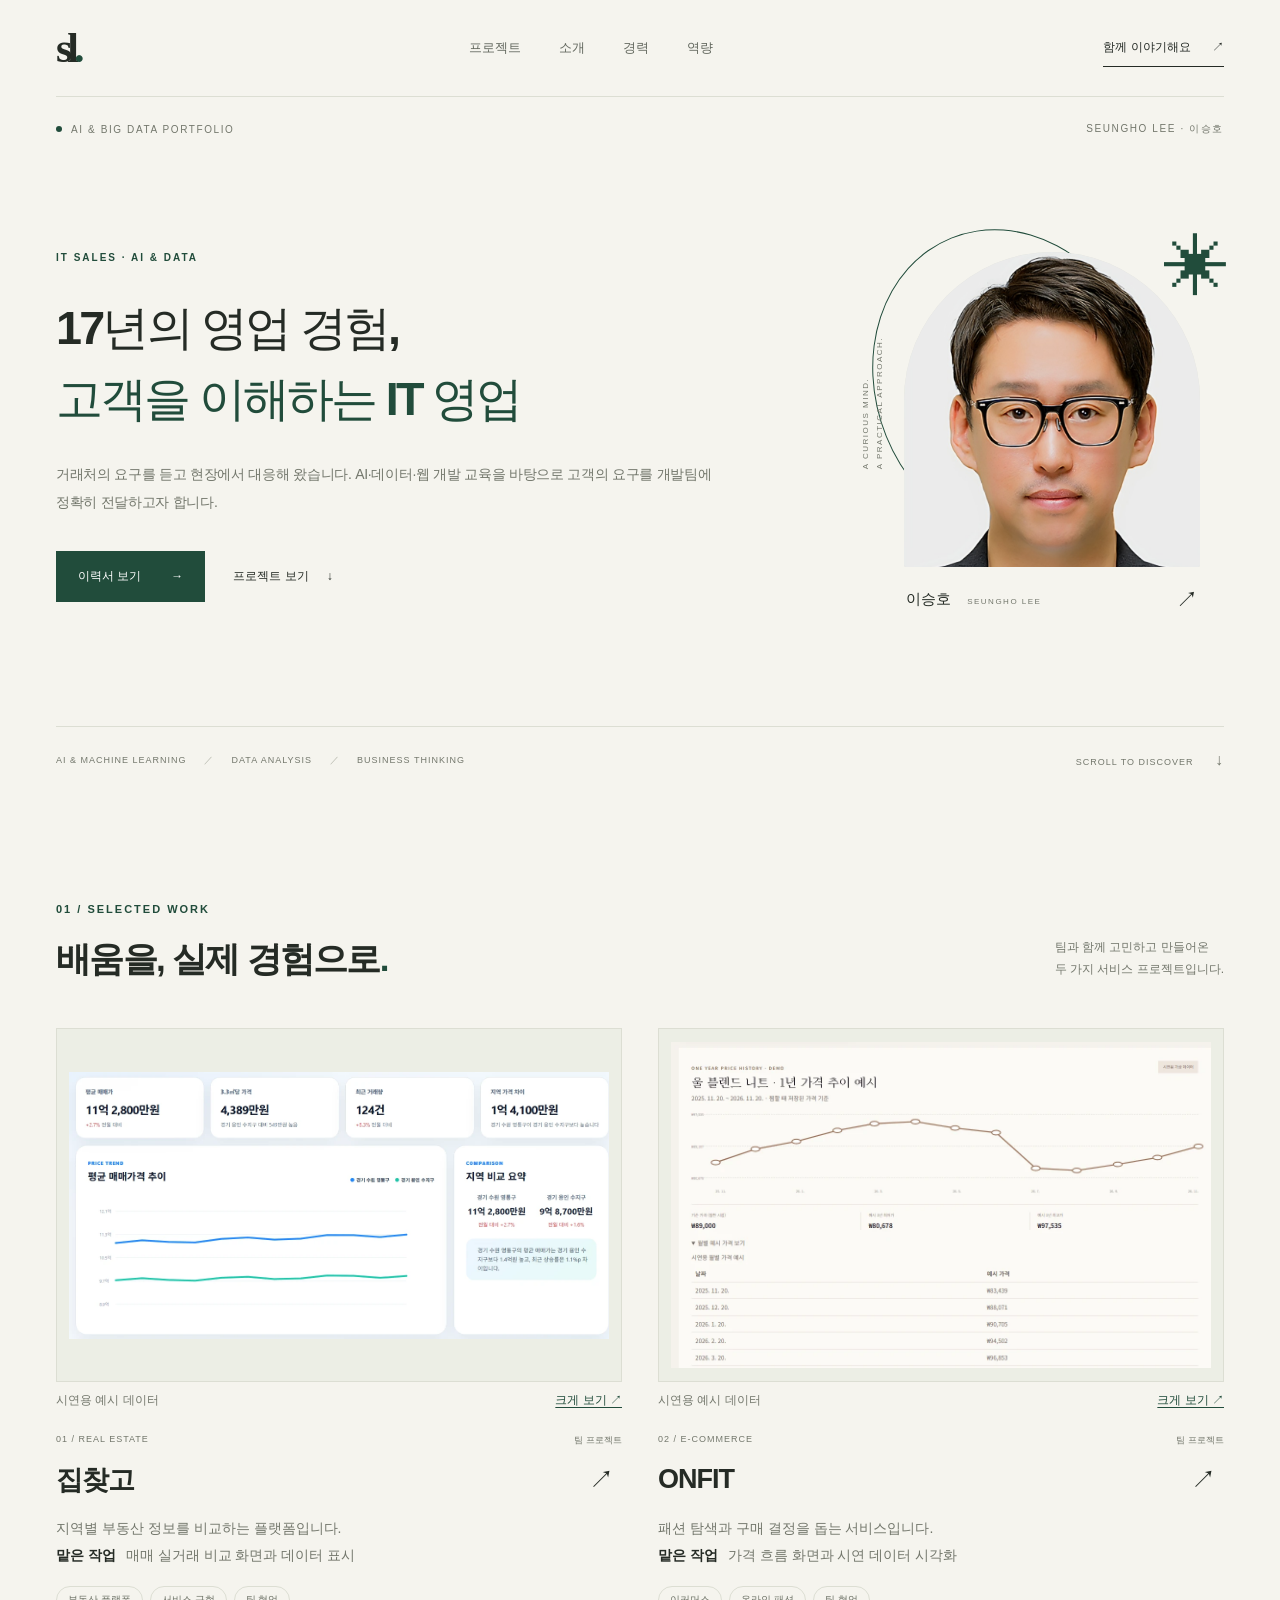
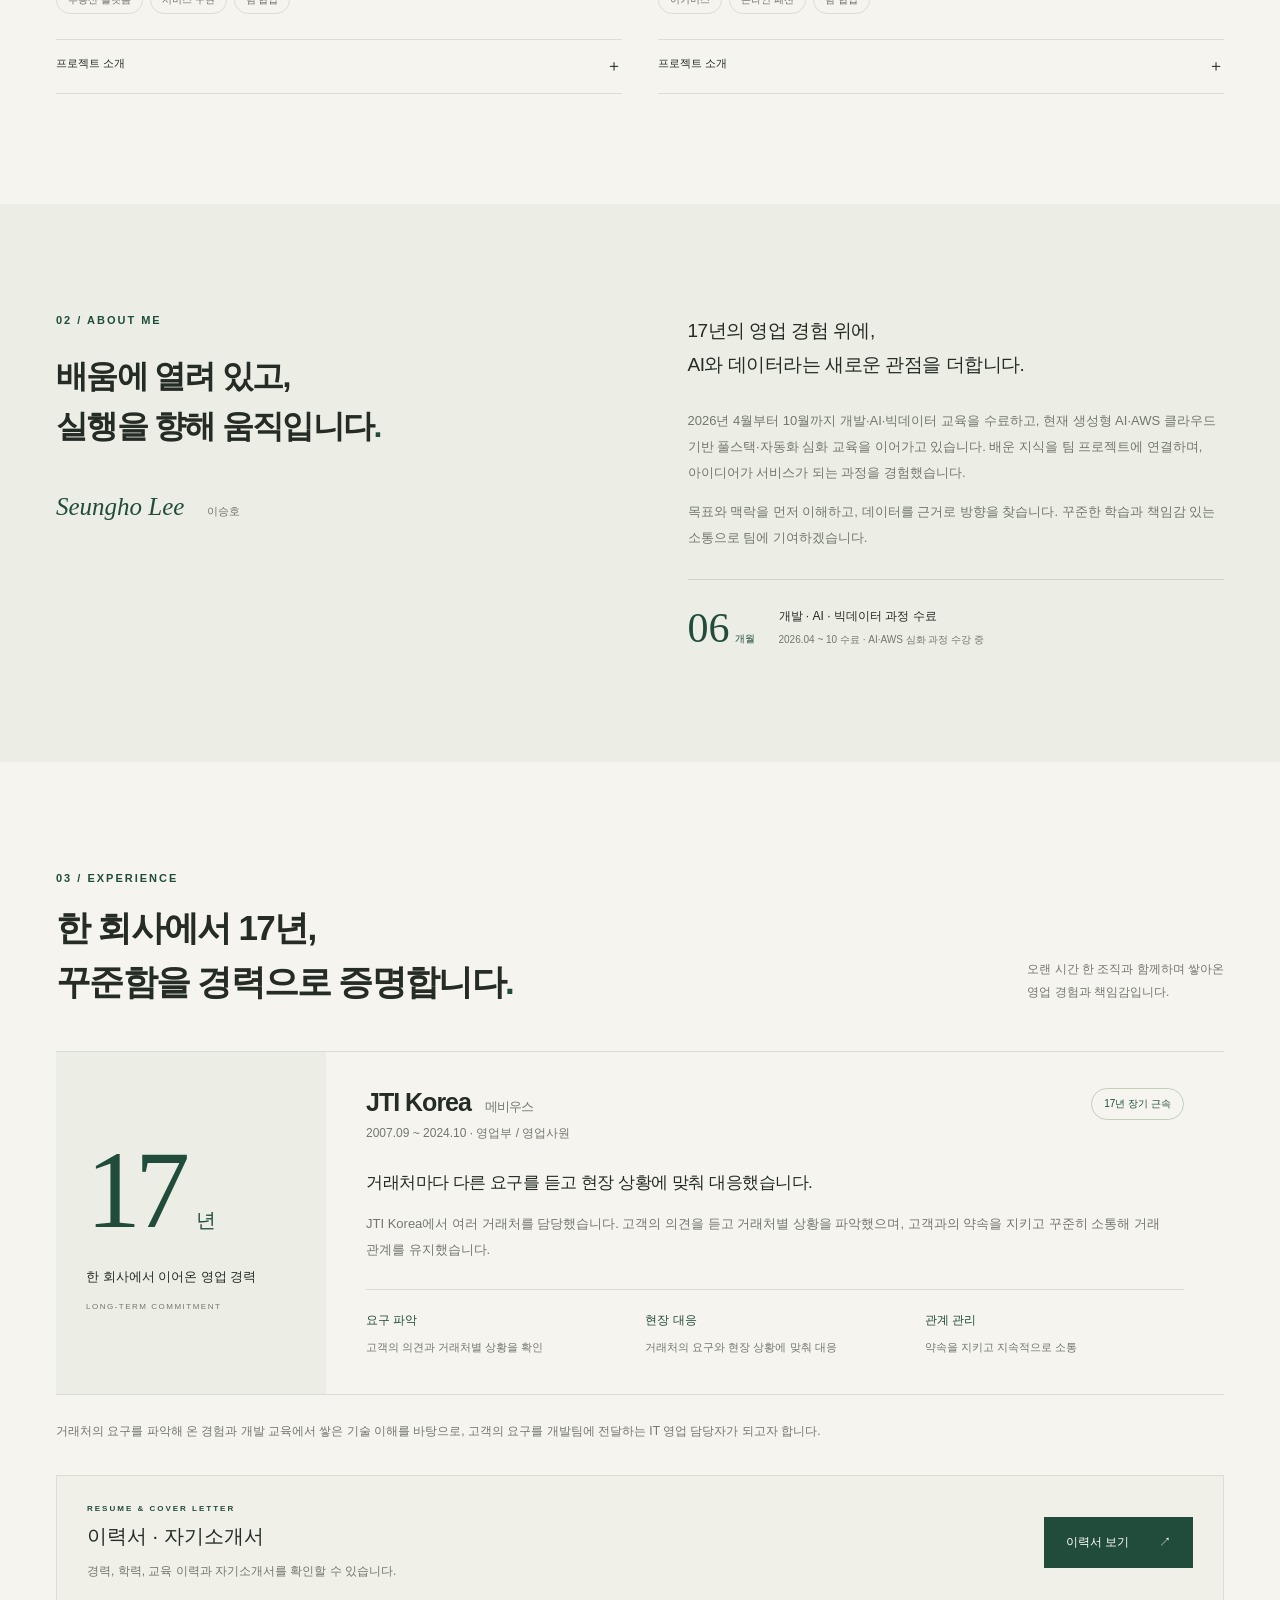
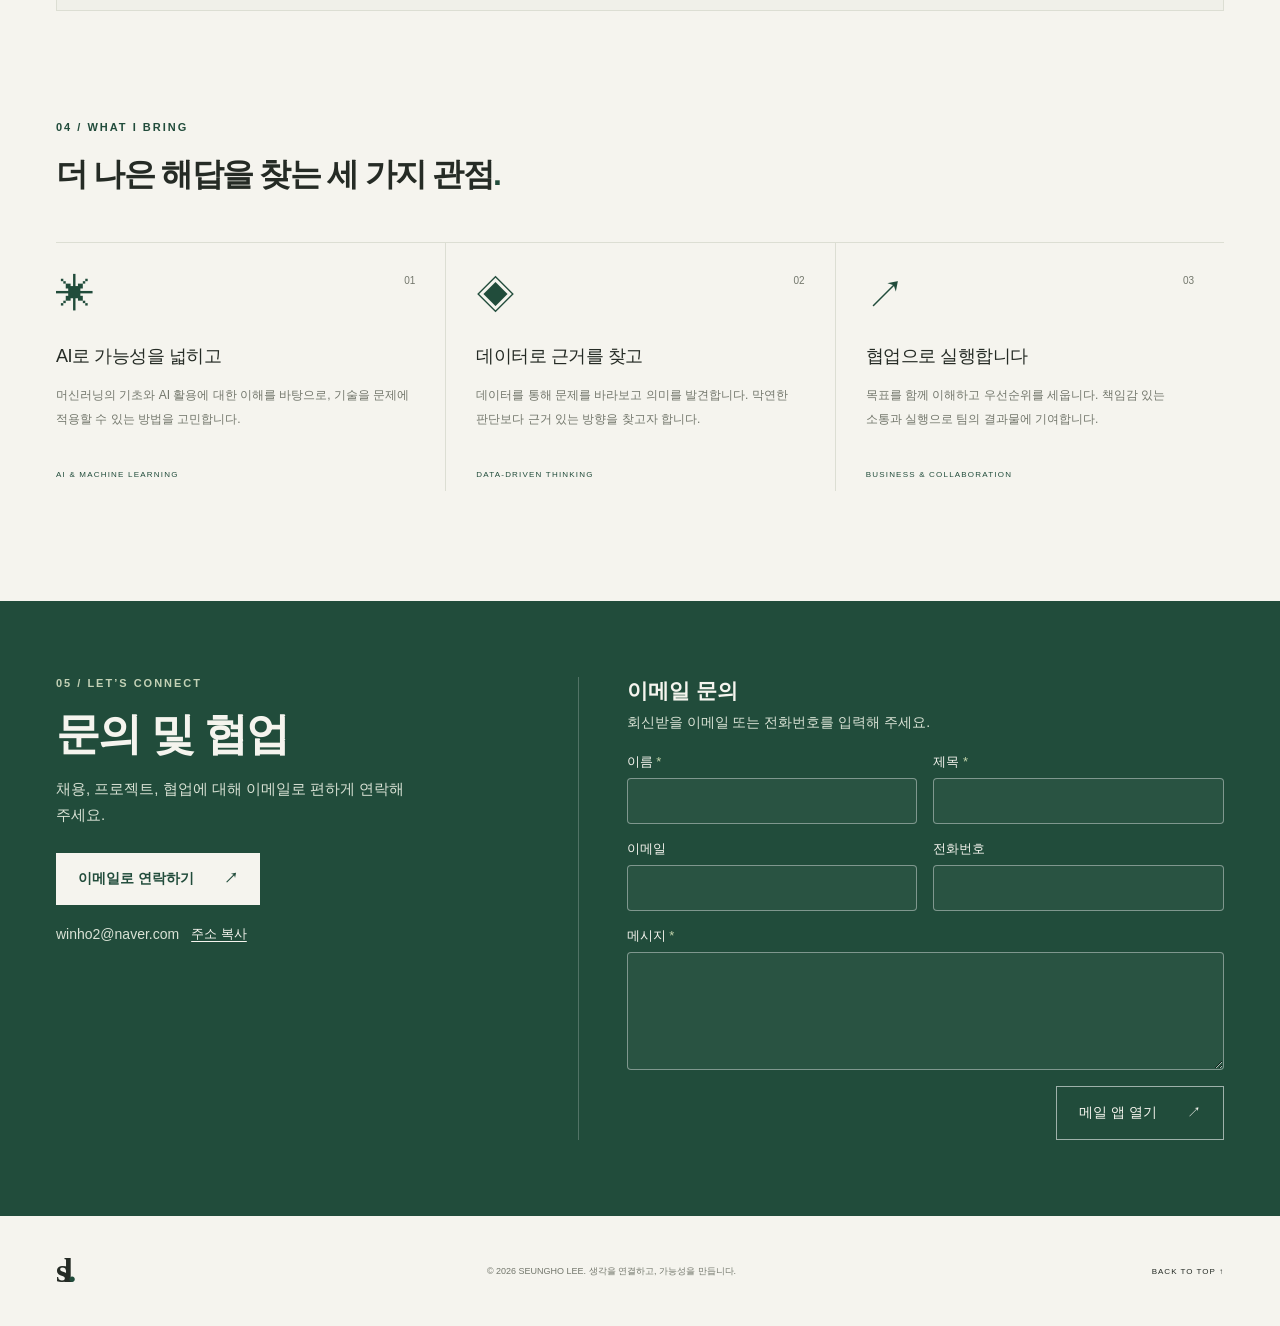
<file: index.html>
<!DOCTYPE html>
<html lang="ko"><head><meta charset="UTF-8"><meta name="viewport" content="width=device-width, initial-scale=1.0"><meta name="theme-color" content="#f5f4ee"><meta name="description" content="데이터에서 의미를 발견하고, 아이디어를 서비스로 연결하는 이승호의 AI·빅데이터 포트폴리오."><meta property="og:title" content="이승호 — 생각을 연결하고, 가능성을 만듭니다."><meta property="og:description" content="이승호의 프로젝트와 일하는 방식을 만나보세요."><meta property="og:type" content="website"><title>이승호 — AI &amp; Big Data Portfolio</title><link rel="icon" href="images/favicon.svg" type="image/svg+xml"><link rel="stylesheet" href="style.css"><script src="script.js" defer></script></head>
<body><a class="skip-link" href="#main">본문으로 건너뛰기</a><div class="scroll-progress" id="scrollProgress" aria-hidden="true"></div>
<header class="topbar"><a class="brand" href="#profile" aria-label="이승호 포트폴리오 홈">sl<span>.</span></a><nav aria-label="주요 메뉴"><a href="#projects">프로젝트</a><a href="#about">소개</a><a href="#career">경력</a><a href="#expertise">역량</a></nav><a class="header-contact" href="#contact">함께 이야기해요 <span aria-hidden="true">↗</span></a></header>
<main id="main"><section class="hero page" id="profile" aria-labelledby="heroTitle"><div class="hero-topline"><span><i class="status-dot"></i> AI &amp; BIG DATA PORTFOLIO</span><span>SEUNGHO LEE · 이승호</span></div><div class="hero-layout"><div class="hero-content"><p class="eyebrow">IT SALES · AI &amp; DATA</p><h1 id="heroTitle">17년의 영업 경험,<br><span class="serif">고객을 이해하는 IT 영업</span></h1><p class="hero-copy">거래처의 요구를 듣고 현장에서 대응해 왔습니다. AI·데이터·웹 개발 교육을 바탕으로 고객의 요구를 개발팀에 정확히 전달하고자 합니다.</p><div class="hero-actions"><a class="button primary" href="resume.html">이력서 보기 <span aria-hidden="true">→</span></a><a class="text-link" href="#projects">프로젝트 보기 <span aria-hidden="true">↓</span></a></div></div><div class="portrait-composition"><span class="portrait-orbit" aria-hidden="true"></span><div class="portrait-frame"><img src="images/seungho-lee.jpg" alt="이승호 프로필 사진" width="600" height="750" fetchpriority="high"></div><span class="portrait-label">A CURIOUS MIND.<br>A PRACTICAL APPROACH.</span><span class="portrait-star" aria-hidden="true">✳</span><div class="portrait-caption"><span>이승호 <small>SEUNGHO LEE</small></span><span aria-hidden="true">↗</span></div></div></div><div class="hero-bottom"><p>AI &amp; MACHINE LEARNING <span>／</span> DATA ANALYSIS <span>／</span> BUSINESS THINKING</p><a href="#projects" aria-label="프로젝트로 스크롤">SCROLL TO DISCOVER <span aria-hidden="true">↓</span></a></div></section>
<section class="projects page section-space" id="projects" aria-labelledby="projectsTitle"><div class="section-heading"><div><p class="eyebrow">01 / SELECTED WORK</p><h2 id="projectsTitle">배움을, 실제 경험으로<span class="accent">.</span></h2></div><p>팀과 함께 고민하고 만들어온<br>두 가지 서비스 프로젝트입니다.</p></div><div class="project-grid">
<article class="project-card"><figure class="project-preview"><div class="project-image"><img src="images/zipchatgo-sales.webp" alt="집찾고 매매 실거래 비교 화면. 두 지역의 평균 매매가와 거래량, 가격 추이 그래프가 표시됩니다." width="1255" height="620" loading="lazy" decoding="async"></div><figcaption>시연용 예시 데이터 <a href="images/zipchatgo-sales.webp" target="_blank" rel="noopener noreferrer" aria-label="집찾고 매매 실거래 비교 화면 크게 보기">크게 보기 <span aria-hidden="true">↗</span></a></figcaption></figure><div class="project-meta"><span>01 / REAL ESTATE</span><span>팀 프로젝트</span></div><div class="project-title"><h3>집찾고</h3><a href="https://zipchatgo-so.onrender.com/" target="_blank" rel="noopener noreferrer" aria-label="집찾고 새 탭에서 보기">↗</a></div><p class="project-description">지역별 부동산 정보를 비교하는 플랫폼입니다.<br><strong>맡은 작업</strong> 매매 실거래 비교 화면과 데이터 표시</p><div class="tags"><span>부동산 플랫폼</span><span>서비스 구현</span><span>팀 협업</span></div><details class="project-details"><summary>프로젝트 소개 <span aria-hidden="true">＋</span></summary><div><p>관심 지역의 아파트 매매 동향을 한 화면에서 비교할 수 있도록, 기준 지역과 비교 지역을 선택하는 화면과 실거래 데이터를 표시하는 기능을 작업했습니다. 평균 매매가, 3.3㎡당 가격, 거래량과 최근 실거래를 함께 확인할 수 있습니다.</p><a class="text-link" href="https://zipchatgo-so.onrender.com/" target="_blank" rel="noopener noreferrer">실제 서비스 방문 <span aria-hidden="true">↗</span></a></div></details></article>
<article class="project-card"><figure class="project-preview"><div class="project-image"><img src="images/onfit-price.webp" alt="ONFIT 가격 흐름 화면. 1년 가격 추이 그래프와 월별 예시 가격 표가 표시됩니다." width="1124" height="680" loading="lazy" decoding="async"></div><figcaption>시연용 예시 데이터 <a href="images/onfit-price.webp" target="_blank" rel="noopener noreferrer" aria-label="ONFIT 가격 흐름 화면 크게 보기">크게 보기 <span aria-hidden="true">↗</span></a></figcaption></figure><div class="project-meta"><span>02 / E-COMMERCE</span><span>팀 프로젝트</span></div><div class="project-title"><h3>ONFIT</h3><a href="https://semiproject.onrender.com/" target="_blank" rel="noopener noreferrer" aria-label="ONFIT 새 탭에서 보기">↗</a></div><p class="project-description">패션 탐색과 구매 결정을 돕는 서비스입니다.<br><strong>맡은 작업</strong> 가격 흐름 화면과 시연 데이터 시각화</p><div class="tags"><span>이커머스</span><span>온라인 패션</span><span>팀 협업</span></div><details class="project-details"><summary>프로젝트 소개 <span aria-hidden="true">＋</span></summary><div><p>시연 환경에서 가격 이력 조회 방식을 이해할 수 있도록, 찜 상품을 기준으로 예시 가격 그래프와 월별 기록 화면을 구현했습니다.</p><a class="text-link" href="https://semiproject.onrender.com/#/price" target="_blank" rel="noopener noreferrer">가격 흐름 화면 보기 <span aria-hidden="true">↗</span></a></div></details></article>
</div></section>
<section class="about-section" id="about" aria-labelledby="aboutTitle"><div class="page about-layout section-space"><div><p class="eyebrow">02 / ABOUT ME</p><h2 id="aboutTitle">배움에 열려 있고,<br>실행을 향해 움직입니다<span class="accent">.</span></h2><div class="about-signature">Seungho Lee <span>이승호</span></div></div><div class="about-copy"><p class="lead">17년의 영업 경험 위에,<br>AI와 데이터라는 새로운 관점을 더합니다.</p><p>2026년 4월부터 10월까지 개발·AI·빅데이터 교육을 수료하고, 현재 생성형 AI·AWS 클라우드 기반 풀스택·자동화 심화 교육을 이어가고 있습니다. 배운 지식을 팀 프로젝트에 연결하며, 아이디어가 서비스가 되는 과정을 경험했습니다.</p><p>목표와 맥락을 먼저 이해하고, 데이터를 근거로 방향을 찾습니다. 꾸준한 학습과 책임감 있는 소통으로 팀에 기여하겠습니다.</p><div class="education"><span class="education-number">06<span>개월</span></span><div><strong>개발 · AI · 빅데이터 과정 수료</strong><span>2026.04 ~ 10 수료 · AI·AWS 심화 과정 수강 중</span></div></div></div></div></section>

<section class="career-section page section-space" id="career" aria-labelledby="careerTitle">
  <div class="section-heading"><div><p class="eyebrow">03 / EXPERIENCE</p><h2 id="careerTitle">한 회사에서 17년,<br>꾸준함을 경력으로 증명합니다<span class="accent">.</span></h2></div><p>오랜 시간 한 조직과 함께하며 쌓아온<br>영업 경험과 책임감입니다.</p></div>
  <article class="career-record">
    <div class="career-tenure"><span class="career-number">17<span>년</span></span><strong>한 회사에서 이어온 영업 경력</strong><span class="career-tenure-caption">LONG-TERM COMMITMENT</span></div>
    <div class="career-content"><div class="career-company"><div><h3>JTI Korea <small class="secondary-company">메비우스</small></h3><p>2007.09 ~ 2024.10 · 영업부 / 영업사원</p></div><span class="career-badge">17년 장기 근속</span></div>
      <p class="career-lead">거래처마다 다른 요구를 듣고 현장 상황에 맞춰 대응했습니다.</p>
      <p class="career-description">JTI Korea에서 여러 거래처를 담당했습니다. 고객의 의견을 듣고 거래처별 상황을 파악했으며, 고객과의 약속을 지키고 꾸준히 소통해 거래 관계를 유지했습니다.</p>
      <div class="career-values"><div><h4>요구 파악</h4><p>고객의 의견과 거래처별 상황을 확인</p></div><div><h4>현장 대응</h4><p>거래처의 요구와 현장 상황에 맞춰 대응</p></div><div><h4>관계 관리</h4><p>약속을 지키고 지속적으로 소통</p></div></div>
    </div>
  </article>
  <p class="career-bridge">거래처의 요구를 파악해 온 경험과 개발 교육에서 쌓은 기술 이해를 바탕으로, 고객의 요구를 개발팀에 전달하는 IT 영업 담당자가 되고자 합니다.</p><div class="resume-access"><div><p class="eyebrow">RESUME &amp; COVER LETTER</p><h3>이력서 · 자기소개서</h3><p>경력, 학력, 교육 이력과 자기소개서를 확인할 수 있습니다.</p></div><a class="button primary" href="resume.html" target="_blank" rel="noopener noreferrer">이력서 보기 <span aria-hidden="true">↗</span></a></div>
</section>
<section class="page section-space expertise-section" id="expertise" aria-labelledby="expertiseTitle"><div class="section-heading"><div><p class="eyebrow">04 / WHAT I BRING</p><h2 id="expertiseTitle">더 나은 해답을 찾는 세 가지 관점<span class="accent">.</span></h2></div></div><div class="expertise-grid"><article><span class="expertise-symbol" aria-hidden="true">✳</span><span class="expertise-index">01</span><h3>AI로 가능성을 넓히고</h3><p>머신러닝의 기초와 AI 활용에 대한 이해를 바탕으로, 기술을 문제에 적용할 수 있는 방법을 고민합니다.</p><span class="expertise-caption">AI &amp; MACHINE LEARNING</span></article><article><span class="expertise-symbol" aria-hidden="true">◈</span><span class="expertise-index">02</span><h3>데이터로 근거를 찾고</h3><p>데이터를 통해 문제를 바라보고 의미를 발견합니다. 막연한 판단보다 근거 있는 방향을 찾고자 합니다.</p><span class="expertise-caption">DATA-DRIVEN THINKING</span></article><article><span class="expertise-symbol" aria-hidden="true">↗</span><span class="expertise-index">03</span><h3>협업으로 실행합니다</h3><p>목표를 함께 이해하고 우선순위를 세웁니다. 책임감 있는 소통과 실행으로 팀의 결과물에 기여합니다.</p><span class="expertise-caption">BUSINESS &amp; COLLABORATION</span></article></div></section>
<section class="contact-section" id="contact" aria-labelledby="contactTitle">
  <div class="page contact-inner">
    <div class="contact-info">
      <p class="eyebrow">05 / LET’S CONNECT</p>
      <h2 id="contactTitle">문의 및 협업</h2>
      <p class="contact-intro">채용, 프로젝트, 협업에 대해 이메일로 편하게 연락해 주세요.</p>
      <a class="button email-link" href="mailto:winho2@naver.com">이메일로 연락하기 <span aria-hidden="true">↗</span></a>
      <div class="contact-address-row">
        <p class="contact-address">winho2@naver.com</p>
        <button class="copy-email" id="copyEmail" type="button">주소 복사</button>
      </div>
      <p class="copy-notice" id="copyNotice" role="status"></p>
    </div>

    <form class="memo-form" id="memoForm" aria-labelledby="memoTitle" hidden>
      <div class="memo-form-heading">
        <h3 id="memoTitle">이메일 문의</h3>
        <p id="memoHelp">회신받을 이메일 또는 전화번호를 입력해 주세요.</p>
      </div>
      <div class="memo-fields">
        <label for="memoName">이름 <span aria-hidden="true">*</span><input id="memoName" autocomplete="name" maxlength="40" required></label>
        <label for="memoSubject">제목 <span aria-hidden="true">*</span><input id="memoSubject" maxlength="100" required></label>
        <label for="memoEmail">이메일<input id="memoEmail" type="email" autocomplete="email" maxlength="254" aria-describedby="memoHelp"></label>
        <label for="memoPhone">전화번호<input id="memoPhone" type="tel" inputmode="tel" autocomplete="tel" maxlength="30" aria-describedby="memoHelp"></label>
        <label class="memo-message" for="memoMessage">메시지 <span aria-hidden="true">*</span><textarea id="memoMessage" maxlength="2000" rows="4" required></textarea></label>
      </div>
      <div class="memo-form-footer">
        <p class="memo-notice" id="memoNotice" role="status"></p>
        <button class="button" type="submit">메일 앱 열기 <span aria-hidden="true">↗</span></button>
      </div>
    </form>
  </div>
</section></main>
<footer class="page"><a class="brand" href="#profile" aria-label="맨 위로">sl<span>.</span></a><p>© <span id="year">2026</span> SEUNGHO LEE. 생각을 연결하고, 가능성을 만듭니다.</p><a href="#profile">BACK TO TOP ↑</a></footer><button class="back-to-top" id="backToTop" type="button" aria-label="맨 위로 이동">↑</button></body></html>
</file>
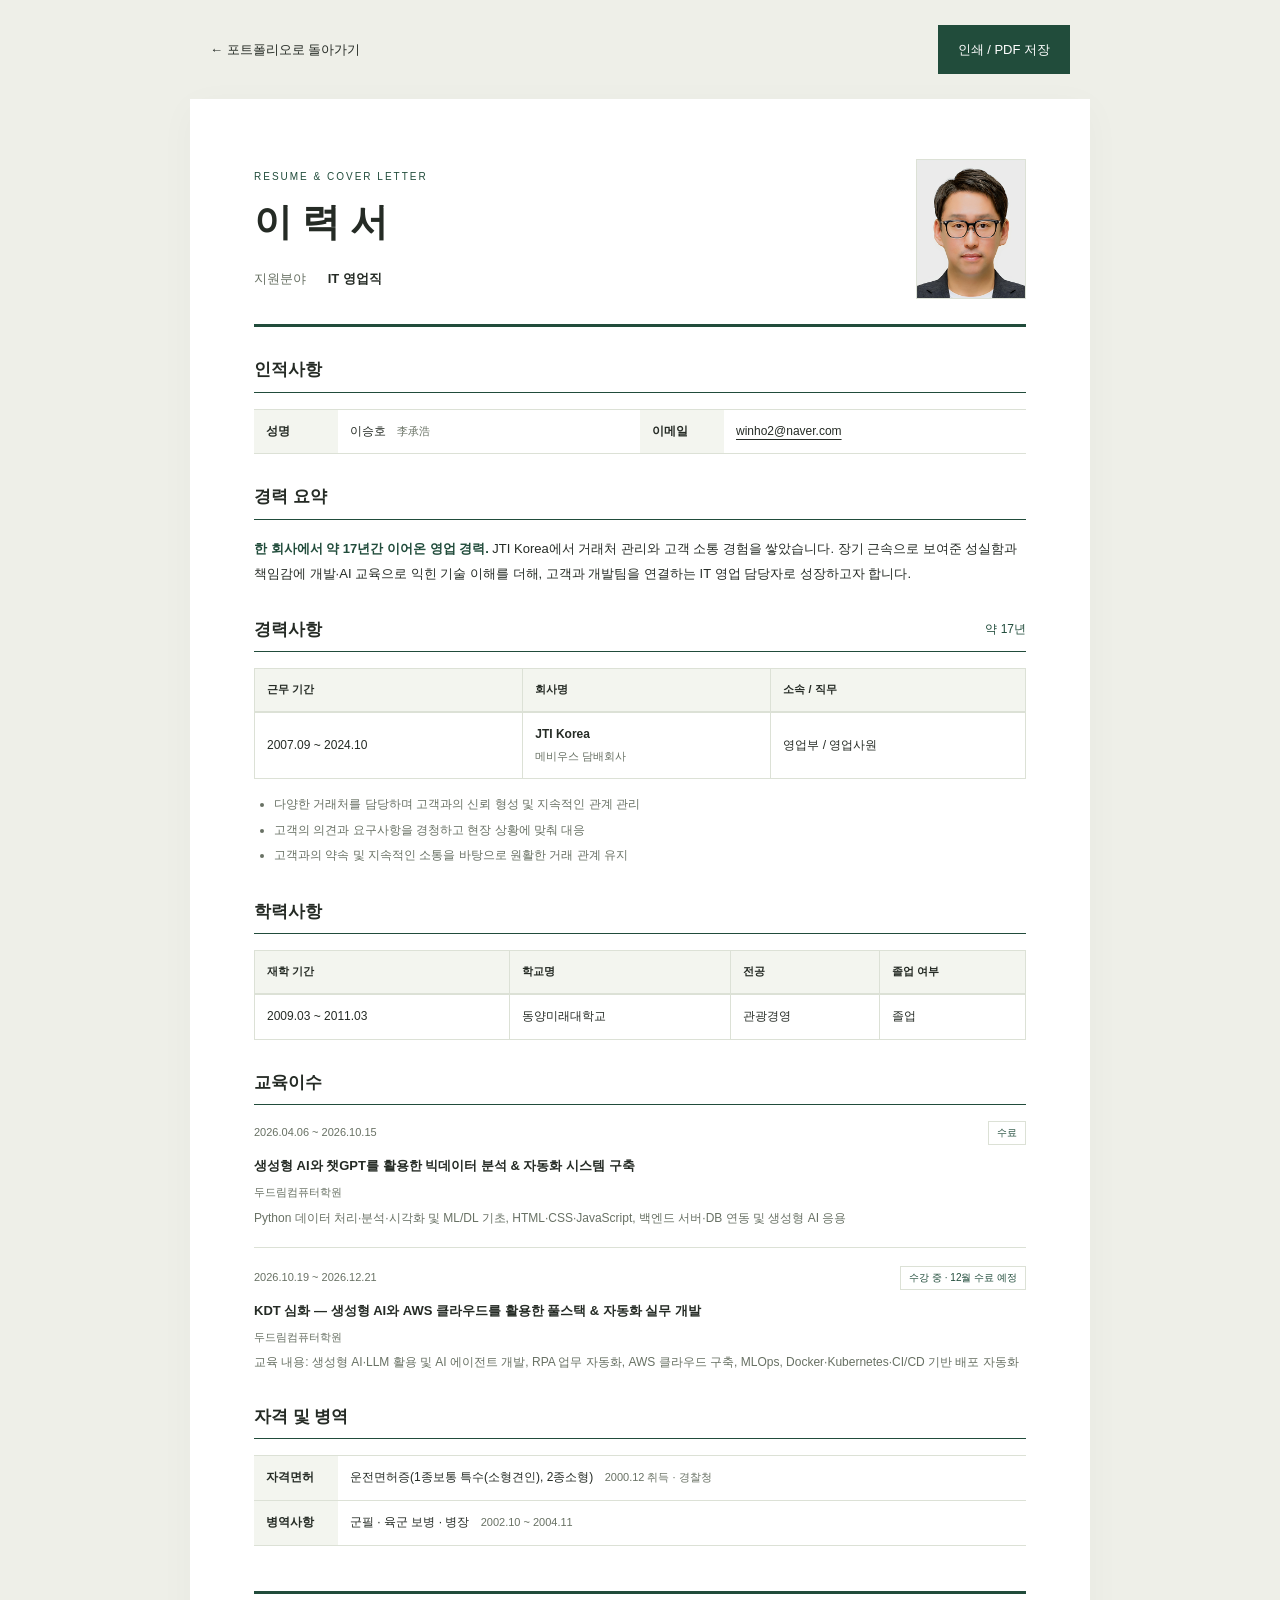
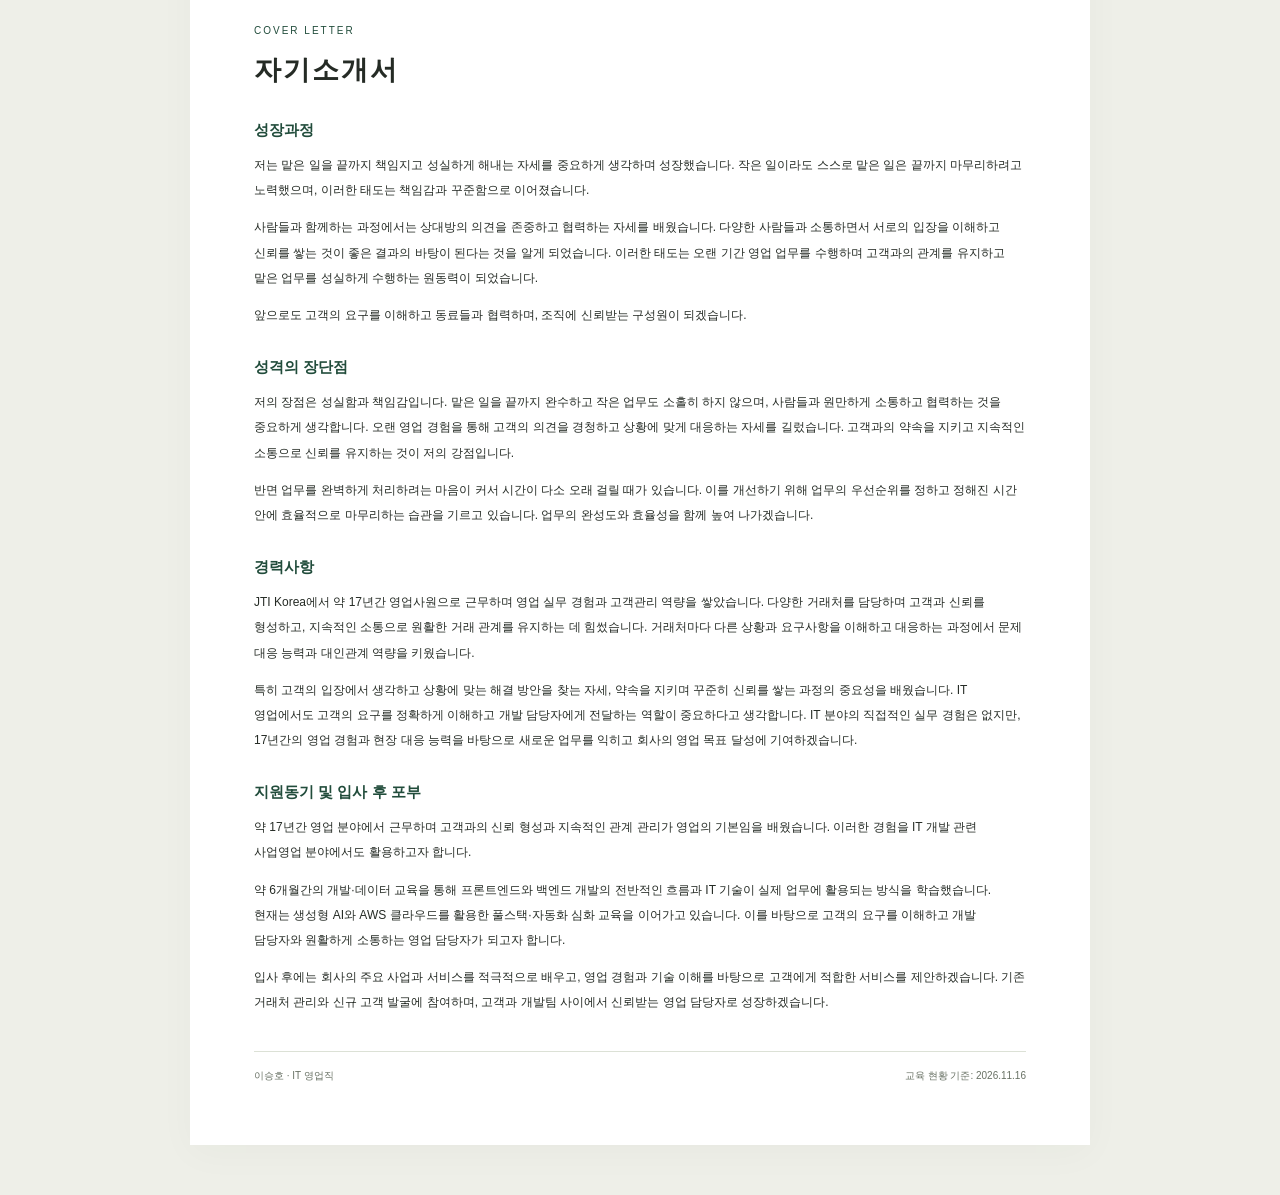
<file: resume.html>
<!DOCTYPE html>
<html lang="ko">
<head>
<meta charset="UTF-8">
<meta name="viewport" content="width=device-width, initial-scale=1.0">
<meta name="robots" content="noindex, nofollow">
<meta name="description" content="이승호의 이력서 및 자기소개서 — IT 영업직 지원">
<title>이승호 | 이력서 및 자기소개서</title>
<link rel="icon" href="images/favicon.svg" type="image/svg+xml">
<link rel="stylesheet" href="resume.css">
<script src="resume.js" defer></script>
</head>
<body>
<div class="resume-toolbar"><a href="index.html#career">← 포트폴리오로 돌아가기</a><button type="button" id="printResume">인쇄 / PDF 저장</button></div>
<main class="resume-paper">
<header class="resume-header"><div><p class="overline">RESUME &amp; COVER LETTER</p><h1>이력서</h1><p class="application-role">지원분야 <strong>IT 영업직</strong></p></div><img src="images/seungho-lee.jpg" alt="이승호 증명사진" width="110" height="140"></header>
<section aria-labelledby="personalTitle"><h2 id="personalTitle">인적사항</h2><dl class="personal-grid"><div><dt>성명</dt><dd>이승호 <span class="secondary">李承浩</span></dd></div><div><dt>이메일</dt><dd><a href="mailto:winho2@naver.com">winho2@naver.com</a></dd></div></dl></section>
<section aria-labelledby="summaryTitle"><h2 id="summaryTitle">경력 요약</h2><p class="summary"><strong>한 회사에서 약 17년간 이어온 영업 경력.</strong> JTI Korea에서 거래처 관리와 고객 소통 경험을 쌓았습니다. 장기 근속으로 보여준 성실함과 책임감에 개발·AI 교육으로 익힌 기술 이해를 더해, 고객과 개발팀을 연결하는 IT 영업 담당자로 성장하고자 합니다.</p></section>
<section aria-labelledby="careerTitle"><h2 id="careerTitle">경력사항 <span>약 17년</span></h2><div class="table-scroll"><table><caption class="sr-only">근무 기간, 회사명, 소속 및 담당 업무</caption><thead><tr><th scope="col">근무 기간</th><th scope="col">회사명</th><th scope="col">소속 / 직무</th></tr></thead><tbody><tr><td>2007.09 ~ 2024.10</td><td><strong>JTI Korea</strong><br><span class="secondary">메비우스 담배회사</span></td><td>영업부 / 영업사원</td></tr></tbody></table></div><ul class="detail-list"><li>다양한 거래처를 담당하며 고객과의 신뢰 형성 및 지속적인 관계 관리</li><li>고객의 의견과 요구사항을 경청하고 현장 상황에 맞춰 대응</li><li>고객과의 약속 및 지속적인 소통을 바탕으로 원활한 거래 관계 유지</li></ul></section>
<section aria-labelledby="educationTitle"><h2 id="educationTitle">학력사항</h2><div class="table-scroll"><table><caption class="sr-only">입학 및 졸업 기간, 학교, 전공, 졸업 여부</caption><thead><tr><th scope="col">재학 기간</th><th scope="col">학교명</th><th scope="col">전공</th><th scope="col">졸업 여부</th></tr></thead><tbody><tr><td>2009.03 ~ 2011.03</td><td>동양미래대학교</td><td>관광경영</td><td>졸업</td></tr></tbody></table></div></section>
<section aria-labelledby="trainingTitle"><h2 id="trainingTitle">교육이수</h2><article class="training-item"><div class="item-meta"><span>2026.04.06 ~ 2026.10.15</span><span class="badge">수료</span></div><h3>생성형 AI와 챗GPT를 활용한 빅데이터 분석 &amp; 자동화 시스템 구축</h3><p class="institution">두드림컴퓨터학원</p><p>Python 데이터 처리·분석·시각화 및 ML/DL 기초, HTML·CSS·JavaScript, 백엔드 서버·DB 연동 및 생성형 AI 응용</p></article><article class="training-item"><div class="item-meta"><span>2026.10.19 ~ 2026.12.21</span><span class="badge">수강 중 · 12월 수료 예정</span></div><h3>KDT 심화 — 생성형 AI와 AWS 클라우드를 활용한 풀스택 &amp; 자동화 실무 개발</h3><p class="institution">두드림컴퓨터학원</p><p>교육 내용: 생성형 AI·LLM 활용 및 AI 에이전트 개발, RPA 업무 자동화, AWS 클라우드 구축, MLOps, Docker·Kubernetes·CI/CD 기반 배포 자동화</p></article></section>
<section aria-labelledby="licenseTitle"><h2 id="licenseTitle">자격 및 병역</h2><dl class="personal-grid"><div class="full-width"><dt>자격면허</dt><dd>운전면허증(1종보통 특수(소형견인), 2종소형) <span class="secondary">2000.12 취득 · 경찰청</span></dd></div><div class="full-width"><dt>병역사항</dt><dd>군필 · 육군 보병 · 병장 <span class="secondary">2002.10 ~ 2004.11</span></dd></div></dl></section>
<section class="cover-letter" aria-labelledby="letterTitle"><div class="letter-heading"><p class="overline">COVER LETTER</p><h2 id="letterTitle">자기소개서</h2></div>
<article><h3>성장과정</h3><p>저는 맡은 일을 끝까지 책임지고 성실하게 해내는 자세를 중요하게 생각하며 성장했습니다. 작은 일이라도 스스로 맡은 일은 끝까지 마무리하려고 노력했으며, 이러한 태도는 책임감과 꾸준함으로 이어졌습니다.</p><p>사람들과 함께하는 과정에서는 상대방의 의견을 존중하고 협력하는 자세를 배웠습니다. 다양한 사람들과 소통하면서 서로의 입장을 이해하고 신뢰를 쌓는 것이 좋은 결과의 바탕이 된다는 것을 알게 되었습니다. 이러한 태도는 오랜 기간 영업 업무를 수행하며 고객과의 관계를 유지하고 맡은 업무를 성실하게 수행하는 원동력이 되었습니다.</p><p>앞으로도 고객의 요구를 이해하고 동료들과 협력하며, 조직에 신뢰받는 구성원이 되겠습니다.</p></article>
<article><h3>성격의 장단점</h3><p>저의 장점은 성실함과 책임감입니다. 맡은 일을 끝까지 완수하고 작은 업무도 소홀히 하지 않으며, 사람들과 원만하게 소통하고 협력하는 것을 중요하게 생각합니다. 오랜 영업 경험을 통해 고객의 의견을 경청하고 상황에 맞게 대응하는 자세를 길렀습니다. 고객과의 약속을 지키고 지속적인 소통으로 신뢰를 유지하는 것이 저의 강점입니다.</p><p>반면 업무를 완벽하게 처리하려는 마음이 커서 시간이 다소 오래 걸릴 때가 있습니다. 이를 개선하기 위해 업무의 우선순위를 정하고 정해진 시간 안에 효율적으로 마무리하는 습관을 기르고 있습니다. 업무의 완성도와 효율성을 함께 높여 나가겠습니다.</p></article>
<article><h3>경력사항</h3><p>JTI Korea에서 약 17년간 영업사원으로 근무하며 영업 실무 경험과 고객관리 역량을 쌓았습니다. 다양한 거래처를 담당하며 고객과 신뢰를 형성하고, 지속적인 소통으로 원활한 거래 관계를 유지하는 데 힘썼습니다. 거래처마다 다른 상황과 요구사항을 이해하고 대응하는 과정에서 문제 대응 능력과 대인관계 역량을 키웠습니다.</p><p>특히 고객의 입장에서 생각하고 상황에 맞는 해결 방안을 찾는 자세, 약속을 지키며 꾸준히 신뢰를 쌓는 과정의 중요성을 배웠습니다. IT 영업에서도 고객의 요구를 정확하게 이해하고 개발 담당자에게 전달하는 역할이 중요하다고 생각합니다. IT 분야의 직접적인 실무 경험은 없지만, 17년간의 영업 경험과 현장 대응 능력을 바탕으로 새로운 업무를 익히고 회사의 영업 목표 달성에 기여하겠습니다.</p></article>
<article><h3>지원동기 및 입사 후 포부</h3><p>약 17년간 영업 분야에서 근무하며 고객과의 신뢰 형성과 지속적인 관계 관리가 영업의 기본임을 배웠습니다. 이러한 경험을 IT 개발 관련 사업영업 분야에서도 활용하고자 합니다.</p><p>약 6개월간의 개발·데이터 교육을 통해 프론트엔드와 백엔드 개발의 전반적인 흐름과 IT 기술이 실제 업무에 활용되는 방식을 학습했습니다. 현재는 생성형 AI와 AWS 클라우드를 활용한 풀스택·자동화 심화 교육을 이어가고 있습니다. 이를 바탕으로 고객의 요구를 이해하고 개발 담당자와 원활하게 소통하는 영업 담당자가 되고자 합니다.</p><p>입사 후에는 회사의 주요 사업과 서비스를 적극적으로 배우고, 영업 경험과 기술 이해를 바탕으로 고객에게 적합한 서비스를 제안하겠습니다. 기존 거래처 관리와 신규 고객 발굴에 참여하며, 고객과 개발팀 사이에서 신뢰받는 영업 담당자로 성장하겠습니다.</p></article>
</section><footer class="resume-footer">이승호 · IT 영업직 <span>교육 현황 기준: 2026.11.16</span></footer>
</main></body></html>
</file>
<file: style.css>
@charset "UTF-8";
:root{--paper:#f5f4ee;--ink:#252b25;--green:#214c3b;--muted:#73776c;--line:#dcded3;--serif:Georgia,"Times New Roman",serif;--sans:"Pretendard","Apple SD Gothic Neo","Malgun Gothic",sans-serif}
*{box-sizing:border-box}html{scroll-behavior:smooth;scroll-padding-top:100px}body{margin:0;background:var(--paper);color:var(--ink);font-family:var(--sans);-webkit-font-smoothing:antialiased;word-break:keep-all}a{color:inherit;text-decoration:none}button{font:inherit}button,a{-webkit-tap-highlight-color:transparent}a:focus-visible,button:focus-visible,summary:focus-visible{outline:3px solid #a27b30;outline-offset:6px}::selection{background:#d5e0bf}.page{width:min(1184px,calc(100% - 112px));margin-inline:auto}.section-space{padding-block:110px}.eyebrow{font-size:11px;letter-spacing:2px;font-weight:600;color:var(--green);margin:0 0 26px}.accent{color:var(--green)}h1,h2,h3,p{margin-top:0}h2{font-size:35px;line-height:1.55;letter-spacing:-1.7px;font-weight:600;margin-bottom:0}.skip-link{position:fixed;top:-80px;left:20px;padding:14px;background:var(--green);color:white;z-index:100}.skip-link:focus{top:12px}.scroll-progress{height:2px;position:fixed;inset:0 auto auto 0;background:var(--green);z-index:30;width:0}.topbar{height:96px;padding:0 56px;display:flex;align-items:center;justify-content:space-between;position:sticky;top:0;z-index:20;background:rgba(245,244,238,.94);border-bottom:1px solid transparent;transition:border-color .2s;backdrop-filter:blur(16px)}.topbar.is-scrolled{border-color:var(--line)}.brand{font-family:var(--serif);font-size:42px;letter-spacing:-5px;font-weight:bold;line-height:1}.brand span{color:var(--green)}nav{display:flex;gap:38px}nav a{font-size:13px;color:#64695f;position:relative;padding:12px 0}nav a:hover,nav a[aria-current]{color:var(--green)}nav a[aria-current]:after{content:"";position:absolute;bottom:3px;left:0;right:0;height:2px;background:var(--green)}.header-contact{font-size:12px;border-bottom:1px solid var(--ink);padding:10px 0}.header-contact span{margin-left:18px}.hero-topline{border-top:1px solid var(--line);display:flex;justify-content:space-between;padding:25px 0;font-size:10px;letter-spacing:1.6px;color:var(--muted)}.hero-topline>span:first-child{display:flex;align-items:center;gap:9px}.status-dot{width:6px;height:6px;background:var(--green);border-radius:50%}.hero-layout{display:grid;grid-template-columns:1.5fr 1fr;align-items:center;gap:66px;min-height:565px;padding:35px 0 68px}.hero-content .eyebrow{margin-bottom:30px;font-size:10px}h1{font-size:clamp(34px,3.65vw,53px);letter-spacing:-2.8px;line-height:1.5;font-weight:550;margin-bottom:26px}.serif{color:var(--green)}.hero-copy{font-size:14px;line-height:2;color:#73776c;letter-spacing:-.3px}.hero-copy strong{font-weight:500;color:var(--ink)}.hero-actions{display:flex;flex-wrap:wrap;gap:16px 28px;align-items:center;margin-top:35px}.button{display:inline-flex;align-items:center;justify-content:space-between;gap:30px;padding:17px 22px;font-size:12px;transition:background .2s,transform .2s}.primary{background:var(--green);color:white}.primary:hover{background:#153829;transform:translateY(-2px)}.text-link{display:inline-flex;align-items:center;gap:18px;font-size:12px;padding:8px 0}.text-link:hover{color:var(--green)}.portrait-composition{position:relative;max-width:320px;margin:10px 0 0 auto;width:100%;padding:20px 24px 0 0}.portrait-frame{height:315px;overflow:hidden;border-radius:150px 150px 2px 2px;background:#e2e3d9;position:relative}.portrait-frame img{width:100%;height:100%;object-fit:cover;object-position:center 28%}.portrait-orbit{position:absolute;width:270px;height:320px;border:1px solid #c7cdbb;border-radius:50%;top:-6px;left:-28px;transform:rotate(-22deg)}.portrait-label{position:absolute;left:-45px;top:105px;writing-mode:vertical-rl;transform:rotate(180deg);font-size:8px;letter-spacing:1.5px;line-height:1.8;color:var(--muted)}.portrait-star{position:absolute;right:-6px;top:3px;font-size:66px;line-height:1;color:var(--green)}.portrait-caption{display:flex;justify-content:space-between;align-items:center;padding:18px 2px;font-size:15px}.portrait-caption small{margin-left:12px;font-size:8px;letter-spacing:1.5px;color:var(--muted)}.portrait-caption>span:last-child{font-size:22px}.hero-bottom{display:flex;justify-content:space-between;align-items:center;border-top:1px solid var(--line);padding:24px 0;color:var(--muted);font-size:9px;letter-spacing:1px}.hero-bottom p{margin:0}.hero-bottom p span{margin:0 14px;color:#acafa3}.hero-bottom a span{font-size:16px;margin-left:18px}.section-heading{display:flex;align-items:end;justify-content:space-between;gap:35px;margin-bottom:42px}.section-heading .eyebrow{margin-bottom:17px}.section-heading>p{font-size:12px;line-height:1.9;color:var(--muted);margin-bottom:5px}.project-grid{display:grid;grid-template-columns:1fr 1fr;gap:36px}.project-meta{display:flex;justify-content:space-between;margin-top:25px;color:var(--muted);font-size:9px;letter-spacing:1px}.project-meta span:last-child{letter-spacing:0}.project-title{display:flex;justify-content:space-between;align-items:center;margin-top:12px}.project-title h3{font-size:27px;font-weight:600;margin:0;letter-spacing:-1px}.project-title>a{font-size:25px;padding:4px 8px}.project-description{font-size:14px;color:var(--muted);line-height:1.9;margin:15px 0 18px}.project-description strong{color:var(--ink);font-weight:600;margin-right:6px}.tags{display:flex;gap:7px;flex-wrap:wrap}.tags span{border:1px solid var(--line);border-radius:20px;padding:6px 11px;color:#6b7064;font-size:10px}.project-details{margin-top:25px;border-top:1px solid var(--line);border-bottom:1px solid var(--line)}summary{cursor:pointer;padding:16px 0;font-size:11px;list-style:none;display:flex;justify-content:space-between}summary::-webkit-details-marker{display:none}summary>span{font-size:16px}details[open] summary>span{transform:rotate(45deg)}.project-details>div{padding:0 0 20px}.project-details p{font-size:12px;line-height:1.9;color:var(--muted)}.about-section{background:#eceee5}.about-layout{display:grid;grid-template-columns:1fr 1fr;gap:95px}.about-layout h2{font-size:32px}.about-signature{font-family:var(--serif);font-size:25px;font-style:italic;margin-top:42px;color:var(--green)}.about-signature span{font:11px var(--sans);margin-left:16px;color:var(--muted)}.about-copy p{font-size:13px;color:var(--muted);line-height:2}.about-copy .lead{font-size:19px;color:var(--ink);line-height:1.8;margin-bottom:25px;letter-spacing:-.5px}.education{border-top:1px solid #cfd5c5;padding-top:24px;margin-top:28px;display:flex;gap:24px;align-items:center}.education-number{font:42px var(--serif);color:var(--green)}.education-number>span{font:10px var(--sans);margin-left:5px}.education>div{display:flex;flex-direction:column;gap:8px}.education strong{font-size:12px;font-weight:500}.education>div>span{font-size:10px;color:var(--muted)}.expertise-section h2{font-size:32px}.expertise-grid{display:grid;grid-template-columns:repeat(3,1fr);border-top:1px solid var(--line)}.expertise-grid article{position:relative;padding:32px 30px 10px 0}.expertise-grid article+article{border-left:1px solid var(--line);padding-left:30px}.expertise-symbol{font-size:39px;color:var(--green);line-height:1}.expertise-index{float:right;font-size:10px;color:var(--muted)}.expertise-grid h3{font-size:18px;font-weight:500;letter-spacing:-.5px;margin:30px 0 15px}.expertise-grid p{font-size:12px;line-height:2;color:var(--muted);margin-bottom:32px}.expertise-caption{font-size:8px;letter-spacing:1.2px;color:var(--green)}footer{min-height:110px;display:flex;align-items:center;justify-content:space-between;gap:25px}footer .brand{font-size:33px}footer p{font-size:9px;color:var(--muted);margin:0}footer>a:last-child{font-size:8px;letter-spacing:1px}.back-to-top{position:fixed;right:22px;bottom:22px;width:42px;height:42px;border:1px solid #cbd1c2;border-radius:50%;background:var(--paper);color:var(--green);cursor:pointer;opacity:0;visibility:hidden;transform:translateY(8px);transition:.2s;z-index:15}.back-to-top.is-visible{visibility:visible;opacity:1;transform:translateY(0)}
@media(min-width:1600px){.hero-layout{min-height:630px}h1{font-size:56px}}
@media(max-width:1050px){.page{width:calc(100% - 72px)}.topbar{padding:0 36px}.hero-layout{gap:35px}.hero-actions{gap:20px}.portrait-composition{max-width:260px}.portrait-frame{height:280px}.portrait-orbit{width:225px;height:285px;left:-15px}.portrait-label{left:-25px}.about-layout{gap:45px}h2,.about-layout h2,.expertise-section h2{font-size:28px}.hero-bottom{font-size:8px;letter-spacing:.5px}.hero-bottom p span{margin:0 7px}}
@media(max-width:760px){html{scroll-padding-top:80px}.page{width:calc(100% - 40px)}.topbar{height:76px;padding:0 20px}.brand{font-size:36px}nav{gap:20px}nav a{font-size:13px}.header-contact{font-size:0;border:0}.header-contact span{font-size:22px;margin:0}.hero-topline{font-size:8px;letter-spacing:.8px;padding:14px 0}.hero-topline>span:last-child{font-size:7px}.hero-layout{grid-template-columns:1fr;gap:28px;padding:24px 0 28px}.hero-content .eyebrow{font-size:8px;margin-bottom:14px}h1{font-size:clamp(26px,7.3vw,47px);letter-spacing:-1.3px;line-height:1.35;margin-bottom:16px}.hero-copy{font-size:15px;line-height:1.75}.hero-actions{margin-top:20px;gap:12px 22px}.button{font-size:11px;padding:15px 18px;gap:22px}.text-link{font-size:11px;gap:10px}.portrait-composition{max-width:240px;margin:0 auto;padding-right:18px}.portrait-frame{height:245px}.portrait-orbit{height:245px;width:210px;left:-12px;top:0}.portrait-star{font-size:50px}.portrait-label{font-size:7px;top:80px}.portrait-caption{font-size:12px;padding:14px 0}.hero-bottom{padding:20px 0;gap:20px}.hero-bottom p{max-width:220px;line-height:2;font-size:7px}.hero-bottom p span{margin:0 4px}.hero-bottom>a{font-size:0;white-space:nowrap}.hero-bottom a span{font-size:20px}.section-space{padding-block:65px}.section-heading{display:block;margin-bottom:28px}.section-heading>p{margin-top:17px;font-size:11px}.eyebrow{font-size:9px;letter-spacing:1.5px}h2,.about-layout h2,.expertise-section h2{font-size:26px;letter-spacing:-1.2px}.project-grid{grid-template-columns:1fr;gap:42px}.project-title h3{font-size:25px}.project-description{font-size:15px}.about-layout{grid-template-columns:1fr;gap:32px}.about-signature{margin-top:22px}.about-copy .lead{font-size:18px}.about-copy p{font-size:15px}.expertise-grid{grid-template-columns:1fr}.expertise-grid article,.expertise-grid article+article{padding:26px 0;border-left:0;border-bottom:1px solid var(--line)}.expertise-grid h3{margin-top:18px}.expertise-grid p{margin-bottom:19px;max-width:420px}.expertise-symbol{font-size:32px}footer{min-height:130px;flex-wrap:wrap;gap:15px;padding-block:25px}footer p{font-size:8px;order:3;width:100%;line-height:1.8}footer>a:last-child{margin-left:auto}.back-to-top{width:36px;height:36px;right:12px;bottom:12px}}
@media(prefers-reduced-motion:reduce){html{scroll-behavior:auto}*,*:before,*:after{transition:none!important;animation:none!important}}

/* Career */
.career-record{display:grid;grid-template-columns:270px minmax(0,1fr);border-block:1px solid var(--line)}
.career-tenure{background:#eceee5;padding:38px 30px;display:flex;flex-direction:column;justify-content:center;align-items:flex-start}
.career-number{font:110px/1 var(--serif);letter-spacing:-6px;color:var(--green)}
.career-number>span{font:20px var(--sans);letter-spacing:0;margin-left:12px}
.career-tenure strong{font-size:13px;font-weight:500;margin-top:20px;line-height:1.8}
.career-tenure-caption{font-size:8px;letter-spacing:1.5px;color:var(--muted);margin-top:14px}
.career-content{padding:36px 40px}
.career-company{display:flex;justify-content:space-between;align-items:flex-start;gap:20px}
.career-company h3{font-size:25px;font-weight:600;letter-spacing:-1px;margin-bottom:8px}
.career-company p{font-size:12px;color:var(--muted);margin-bottom:26px}
.career-badge{border:1px solid #c4cfbc;border-radius:20px;color:var(--green);padding:8px 12px;font-size:10px;white-space:nowrap}
.career-lead{font-size:17px;line-height:1.8;letter-spacing:-.5px;margin-bottom:12px}
.career-description{font-size:13px;line-height:2;color:var(--muted);margin-bottom:26px}
.career-values{display:grid;grid-template-columns:repeat(3,minmax(0,1fr));gap:20px;border-top:1px solid var(--line);padding-top:22px}
.career-values h4{font-size:12px;font-weight:500;color:var(--green);margin:0 0 8px}
.career-values p{font-size:11px;line-height:1.9;color:var(--muted);margin:0}
.career-bridge{font-size:12px;color:var(--muted);line-height:2;margin:24px 0 0}
.career-section+.expertise-section{padding-top:0}
@media(max-width:1050px){.career-record{grid-template-columns:220px minmax(0,1fr)}.career-content{padding:30px}.career-values{gap:14px}}
@media(max-width:760px){.topbar nav{gap:12px}.career-record{grid-template-columns:1fr}.career-tenure{padding:26px}.career-number{font-size:82px}.career-tenure strong{margin-top:14px}.career-content{padding:28px 0}.career-company{gap:12px}.career-company h3{font-size:23px}.career-lead{font-size:16px}.career-description,.career-bridge,.career-values p{font-size:15px;line-height:1.75}.career-values{grid-template-columns:1fr;gap:16px}.career-values h4{font-size:14px;margin-bottom:3px}}

/* Resume access */
.resume-access{display:flex;align-items:center;justify-content:space-between;gap:30px;padding:28px 30px;margin-top:32px;border:1px solid var(--line);background:#eceee580}
.resume-access .eyebrow{font-size:8px;margin-bottom:10px}
.resume-access h3{font-size:20px;font-weight:500;margin:0 0 10px}
.resume-access p:not(.eyebrow){font-size:12px;line-height:1.9;color:var(--muted);margin:0}
.resume-access>.button{flex-shrink:0}
@media(max-width:760px){.resume-access{align-items:stretch;flex-direction:column;padding:24px;gap:20px}.resume-access>.button{align-self:flex-start}}

.secondary-company{font-size:13px;font-weight:400;color:var(--muted);margin-left:8px}

.project-preview {
  margin: 0;
}
.project-image {
  display: grid;
  place-items: center;
  aspect-ratio: 16 / 10;
  padding: 12px;
  border: 1px solid var(--line);
  background: #eceee5;
}
.project-image img {
  display: block;
  width: 100%;
  height: 100%;
  object-fit: contain;
}
.project-preview figcaption {
  display: flex;
  flex-wrap: wrap;
  justify-content: space-between;
  gap: 6px 16px;
  margin-top: 10px;
  color: var(--muted);
  font-size: 12px;
}
.project-preview figcaption a {
  color: var(--green);
  text-decoration: underline;
  text-underline-offset: 3px;
}

.hero .portrait-orbit {
  border-color: var(--green);
}
.hero-actions .primary:hover {
  background: var(--green);
  transform: none;
}

@media (prefers-reduced-motion: no-preference) {
  #heroTitle {
    animation: hero-title-in 350ms ease-out;
  }
  .hero .portrait-frame,
  .hero .portrait-orbit {
    animation: hero-portrait-in 350ms ease-out 100ms backwards;
  }
}

@media (prefers-reduced-motion: no-preference) and (hover: hover) {
  .hero-actions .primary span {
    transition: transform 180ms ease-out;
  }
  .hero-actions .primary:hover span {
    transform: translateX(4px);
  }
}

@keyframes hero-title-in {
  from {
    opacity: 0;
    transform: translateY(8px);
  }
  to {
    opacity: 1;
    transform: translateY(0);
  }
}

@keyframes hero-portrait-in {
  from { opacity: 0; }
  to { opacity: 1; }
}

@media (max-width: 760px) {
  .project-image { padding: 6px; }
  .project-details p, .resume-access p:not(.eyebrow), .expertise-grid p {
    font-size: 14px;
  }
  .hero-actions .button, .hero-actions .text-link, .project-details summary {
    font-size: 14px;
  }
}

.contact-section {
  background: var(--green);
  color: var(--paper);
}
.contact-inner {
  display: grid;
  grid-template-columns: minmax(0, 1fr) minmax(0, 1.45fr);
  align-items: start;
  gap: clamp(32px, 6vw, 76px);
  padding-block: clamp(48px, 6vw, 76px);
}
.contact-section .eyebrow {
  color: #c3d1b6;
  margin-bottom: 16px;
}
.contact-section h2 {
  font-size: clamp(30px, 4vw, 44px);
  line-height: 1.3;
}
.contact-intro {
  max-width: 25em;
  margin: 14px 0 24px;
  color: #d9e2d5;
  font-size: 15px;
  line-height: 1.75;
}
.email-link {
  background: var(--paper);
  color: var(--green);
  font-size: 14px;
  font-weight: 600;
  min-height: 48px;
}
.email-link:hover {
  background: #e4e9d6;
}
.contact-address-row {
  display: flex;
  flex-wrap: wrap;
  align-items: center;
  gap: 0 12px;
  margin-top: 12px;
}
.contact-address {
  margin: 0;
  color: #d9e2d5;
  font-size: 14px;
  overflow-wrap: anywhere;
}
.copy-email {
  border: 0;
  padding: 8px 0;
  color: var(--paper);
  background: none;
  font-size: 13px;
  text-decoration: underline;
  text-underline-offset: 3px;
  cursor: pointer;
}
.copy-notice,
.memo-notice {
  margin: 0;
  color: #e5eccd;
  font-size: 13px;
  line-height: 1.6;
}
.memo-form {
  border-inline-start: 1px solid #ffffff38;
  padding-inline-start: clamp(24px, 4vw, 48px);
}
.memo-form-heading h3 {
  margin-bottom: 6px;
  font-size: 21px;
  font-weight: 600;
}
.memo-form-heading p {
  margin-bottom: 20px;
  color: #d9e2d5;
  font-size: 14px;
  line-height: 1.6;
}
.memo-fields {
  display: grid;
  grid-template-columns: repeat(2, minmax(0, 1fr));
  gap: 16px;
}
.memo-fields label {
  display: block;
  font-size: 13px;
  font-weight: 500;
}
.memo-fields label > span {
  color: #c4d5ac;
}
.memo-fields input,
.memo-fields textarea {
  display: block;
  width: 100%;
  margin-top: 7px;
  border: 1px solid #ffffff66;
  border-radius: 4px;
  padding: 10px 12px;
  background: #ffffff0a;
  color: var(--paper);
  font: 16px/1.5 var(--sans);
}
.memo-fields input:focus-visible,
.memo-fields textarea:focus-visible {
  outline: 2px solid #c4d5ac;
  outline-offset: 2px;
}
.memo-fields textarea {
  resize: vertical;
}
.memo-message {
  grid-column: 1 / -1;
}
.memo-form-footer {
  display: flex;
  flex-wrap: wrap;
  justify-content: space-between;
  align-items: center;
  gap: 8px 16px;
  margin-top: 16px;
}
.memo-form-footer button {
  margin-inline-start: auto;
  min-height: 44px;
  border: 1px solid #ffffff90;
  background: transparent;
  color: var(--paper);
  font-size: 14px;
  cursor: pointer;
}
.memo-form-footer button:hover {
  background: #ffffff15;
}
@media (max-width: 760px) {
  .contact-inner { grid-template-columns: minmax(0, 1fr); gap: 28px; }
  .memo-form { border-inline-start: 0; padding-inline-start: 0; border-top: 1px solid #ffffff38; padding-top: 24px; }
}
@media (max-width: 480px) {
  .memo-fields { grid-template-columns: minmax(0, 1fr); }
}
</file>
<file: resume.css>
@charset "UTF-8";
:root{--ink:#252b25;--green:#214c3b;--muted:#687164;--line:#dce1d6}
*{box-sizing:border-box}body{margin:0;background:#eeefe8;color:var(--ink);font-family:"Apple SD Gothic Neo","Malgun Gothic",sans-serif;word-break:keep-all;line-height:1.8}a{color:inherit;text-underline-offset:4px}a:focus-visible,button:focus-visible{outline:3px solid #a27b30;outline-offset:4px}.resume-toolbar{max-width:900px;margin:25px auto;display:flex;justify-content:space-between;align-items:center;gap:20px;padding:0 20px;font-size:13px}.resume-toolbar a{text-decoration:none}.resume-toolbar button{background:var(--green);color:white;border:0;padding:13px 20px;font:inherit;cursor:pointer}.resume-paper{max-width:900px;margin:0 auto 50px;background:white;padding:60px 64px;box-shadow:0 8px 36px #22332208}.resume-header{display:flex;justify-content:space-between;align-items:center;border-bottom:3px solid var(--green);padding-bottom:25px}.overline{font-size:10px;letter-spacing:2px;color:var(--green);margin:0 0 10px}h1{font-size:38px;letter-spacing:10px;line-height:1.4;margin:0 0 18px}.application-role{font-size:13px;margin:0;color:var(--muted)}.application-role strong{color:var(--ink);margin-left:18px}.resume-header img{width:110px;height:140px;object-fit:cover;object-position:center 25%;border:1px solid var(--line)}section{margin-top:30px}h2{font-size:17px;line-height:1.5;border-bottom:1px solid var(--green);padding-bottom:9px;margin:0 0 16px}h2>span{float:right;font-size:12px;font-weight:400;color:var(--green);padding-top:3px}.personal-grid{margin:0;display:grid;grid-template-columns:1fr 1fr;border-top:1px solid var(--line)}.personal-grid>div{display:grid;grid-template-columns:84px minmax(0,1fr);border-bottom:1px solid var(--line);font-size:12px}.personal-grid dt{background:#f3f5ef;padding:11px 12px;font-weight:600}.personal-grid dd{margin:0;padding:11px 12px;overflow-wrap:anywhere}.full-width{grid-column:1/-1}.secondary{font-size:11px;color:var(--muted);font-weight:400}.personal-grid .secondary{margin-left:8px}.summary{font-size:13px;margin:0;line-height:1.95}.summary strong{color:var(--green)}.table-scroll{overflow-x:auto}table{width:100%;border-collapse:collapse;font-size:12px;text-align:left}th,td{padding:11px 12px;border:1px solid var(--line);vertical-align:middle}th{background:#f3f5ef;font-size:11px;font-weight:600}td:first-child{white-space:nowrap}.detail-list{font-size:12px;color:var(--muted);padding-left:20px;margin:13px 0 0}.detail-list li{padding:2px 0}.training-item+.training-item{border-top:1px solid var(--line);padding-top:18px;margin-top:18px}.item-meta{display:flex;justify-content:space-between;align-items:center;gap:15px;font-size:11px;color:var(--muted)}.badge{padding:2px 8px;border:1px solid var(--line);color:var(--green);font-size:10px}.training-item h3{font-size:13px;margin:9px 0 3px;line-height:1.8}.training-item p{font-size:12px;color:var(--muted);margin:5px 0 0}.training-item .institution{font-size:11px}.cover-letter{border-top:3px solid var(--green);margin-top:45px;padding-top:28px}.letter-heading h2{font-size:27px;border:0;margin-bottom:26px;padding:0;letter-spacing:2px}.cover-letter article{margin-top:25px}.cover-letter h3{font-size:15px;color:var(--green);margin:0 0 10px}.cover-letter article p{font-size:12px;line-height:2.1;margin:0 0 12px}.resume-footer{border-top:1px solid var(--line);margin-top:35px;padding-top:15px;font-size:10px;color:var(--muted);display:flex;justify-content:space-between;gap:15px}.sr-only{position:absolute;width:1px;height:1px;padding:0;overflow:hidden;clip:rect(0,0,0,0);white-space:nowrap}
@media(max-width:650px){.resume-paper{padding:28px 20px;margin-bottom:0}.resume-toolbar{font-size:11px;margin:15px auto;gap:10px}.resume-toolbar button{padding:11px 13px}.resume-header img{width:85px;height:110px}h1{font-size:31px}.overline{font-size:8px;letter-spacing:1px}.personal-grid{grid-template-columns:1fr}.personal-grid>div{grid-template-columns:78px minmax(0,1fr)}th,td{padding:9px 8px}table{font-size:11px}.item-meta{align-items:start;flex-wrap:wrap;gap:5px}.resume-footer{flex-direction:column;gap:4px}}
@page{size:A4;margin:16mm}
@media print{body{background:white;color:#111;font-size:10pt}.resume-toolbar{display:none}.resume-paper{width:auto;max-width:none;margin:0;padding:0;box-shadow:none}.resume-header{padding-bottom:18px}.resume-header img{width:90px;height:115px}section{margin-top:22px}h2,h3{break-after:avoid}table,.training-item,.personal-grid>div,.resume-header{break-inside:avoid}p{orphans:3;widows:3}.cover-letter{break-before:page;margin-top:0;padding-top:20px}.cover-letter article p{font-size:10pt;line-height:1.85}.resume-footer{font-size:8pt}a{text-decoration:none;color:inherit}.table-scroll{overflow:visible}th,dt{-webkit-print-color-adjust:exact;print-color-adjust:exact}h1{font-size:29pt}}
</file>
